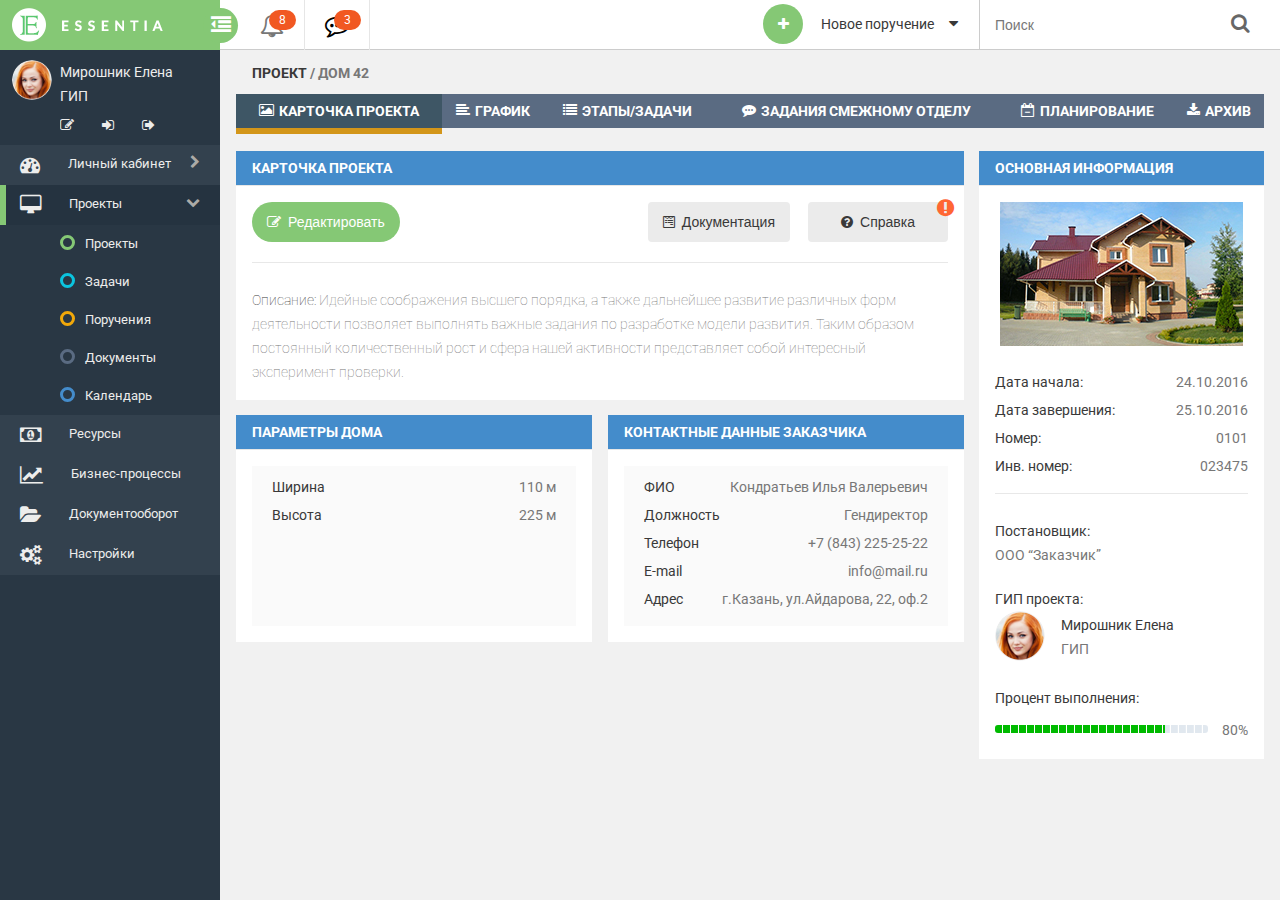
<file: index.html>
<!DOCTYPE html>
<html lang="en">

    <head>

        <!-- Basic page needs
        ============================================ -->
        <title>Tasks page</title>
        <meta charset="utf-8">
        <meta name="author" content="">
        <meta name="keywords" content="">
        <meta name="description" content="">

        <!-- Mobile specific metas
        ============================================ -->
        <meta name="viewport" content="width=1280">


        <!-- Libs CSS
        ============================================ -->


        

        <!-- Favicon
        ============================================ -->
        <!-- <link rel="shortcut icon" type="images/x-icon" href="images/fav_icon.ico"> -->

        <!-- Theme CSS
        ============================================ -->
        <!-- <link rel="stylesheet" href="css/se.css"> -->
        <link rel="stylesheet" href="css/style.css">

        <!-- Media Queries CSS
        ============================================ -->
        <!-- <link rel="stylesheet" href="css/responsive.css"> -->

        <!-- Old IE 
        ============================================ -->

        <!--[if lt IE 8]>
        <div style=' clear: both; text-align:center; position: relative;'>
          <a href="http://windows.microsoft.com/en-US/internet-explorer/products/ie/home?ocid=ie6_countdown_bannercode">
            <img src="http://storage.ie6countdown.com/assets/100/images/banners/warning_bar_0000_us.jpg" border="0" height="42" width="820" alt="You are using an outdated browser. For a faster, safer browsing experience, upgrade for free today." />
          </a>
        </div>
        <![endif]-->
        <!--[if lt IE 9]>
        <script type="text/javascript" src="js/html5.js"></script>
        <link rel="stylesheet" type="text/css" media="screen" href="css/ie.css">
        <![endif]-->


    </head>

    <body>

        <div class="page_wrap">

            <!-- - - - - - - - - - - - - - Header - - - - - - - - - - - - - - - - -->
            
            <header id="header">
                

                <div class="header_box clearfix">                 
                    
                   
                    <ul id="top_menu" class="clearfix">
                        <li><a href="javascript:;"><i class="fa fa-bell-o" aria-hidden="true"></i> <span>8</span></a></li>
                        <li class="current"><a href="javascript:;"><i class="fa fa-commenting-o" aria-hidden="true"></i><span>3</span></a></li>
                    </ul>

                    <form class="search" action="">
                        
                        <input type="text" value="" placeholder="Поиск" />
                        <button><i class="fa fa-search" aria-hidden="true"></i></button>
                        
                    </form>
                    
                    <div class="custom_dropdown_box alignright custom_dropdown_right">
                        
                        <div class="custom_dropdown_btn"><span class="icon_plus"><i class="fa fa-plus"></i></span>Новое поручение<span class="icon_down"><i class="fa fa-caret-down" aria-hidden="true"></i></span></div>
                    
                        <ul class="custom_dropdown">
                            
                            <li>
                                <a href="javascript:;"><img src="images/icon_1.png" alt="" class="custom_dropdown_icon">Создать проект</a>
                            </li>
                        
                            <li>
                                <a href="javascript:;"><img src="images/icon_2.png" alt="" class="custom_dropdown_icon">Создать подраздел проекта</a>
                            </li>
                        
                            <li>
                                <a href="javascript:;"><img src="images/icon_3.png" alt="" class="custom_dropdown_icon">Создать группу задач</a>
                            </li>
                        
                            <li>
                                <a href="javascript:;"><img src="images/icon_4.png" alt="" class="custom_dropdown_icon">Создать задачу</a>
                            </li>
                        
                            <li>
                                <a href="javascript:;"><img src="images/icon_5.png" alt="" class="custom_dropdown_icon">Создать задание смежному отделу</a>
                            </li>
                        
                        </ul>
                    
                    </div>



                </div>

            </header>
             
            <!-- - - - - - - - - - - - - - Left Menu - - - - - - - - - - - - - - - - -->
        
            <div class="left_nav">
                    
                <div class="menu_toggle">

                    <!-- - - - - - - - - - - - - - Logo - - - - - - - - - - - - - - - - -->
            
                    <div class="logo">
                        <a href="index.html" title="Home Page">
                            HomeStyle
                        </a>
                    </div>
                     
                    <!-- - - - - - - - - - - - - - End of Logo - - - - - - - - - - - - - - - - -->

                    <a href="javascript:;" class="btn_menu_toggle">
                        <i class="fa fa-outdent s" aria-hidden="true"></i>
                        <i class="fa fa-indent h" aria-hidden="true"></i>
                    </a>
                    
                </div>

                <div class="user_box">

                    <div class="work_people clearfix">
                        <div class="work_people_ava">
                            <img src="images/ava_work_people_1.png" width="40" height="40" alt="">
                        </div>
                        <div class="work_people_cont">
                            <p>Мирошник Елена</p>
                            <p><span>ГИП</span></p>
                            <ul class="user_settings">
                                <li>
                                    <a href=""><i class="fa fa-pencil-square-o" aria-hidden="true"></i></a>
                                </li>
                                <li>
                                    <a href=""><i class="fa fa-sign-in" aria-hidden="true"></i></a>
                                </li>
                                <li>
                                    <a href=""><i class="fa fa-sign-out" aria-hidden="true"></i></a>
                                </li>
                            </ul>
                        </div>
                    </div>
                    
                </div>

                <ul id="left_menu" class="left_menu">
                    
                    <li>
                        <a href="javascript:;"><i class="fa fa-tachometer" aria-hidden="true"></i><span>Личный кабинет <em class="icon_chevron"><i class="fa fa-chevron-right s" aria-hidden="true"></i><i class="fa fa-chevron-down h" aria-hidden="true"></i></em></span> </a>

                        <ul class="list_circle">
                            <li><a href=""><span style="border-color: #85c875;"></span>Поручения</a></li>
                            <li><a href=""><span style="border-color: #0bc4df;"></span>Задачи</a></li>
                            <li><a href=""><span style="border-color: #f1a80a;"></span>Документы</a></li>
                        </ul>

                    </li>
                    <li class="active">
                        <a href="javascript:;"><i class="fa fa-desktop" aria-hidden="true"></i><span>Проекты <em class="icon_chevron"><i class="fa fa-chevron-right s" aria-hidden="true"></i><i class="fa fa-chevron-down h" aria-hidden="true"></i></em></span></a>

                        <ul class="list_circle" style="display: block;">
                            <li><a href=""><span style="border-color: #85c875;"></span>Проекты</a></li>
                            <li><a href=""><span style="border-color: #0bc4df;"></span>Задачи</a></li>
                            <li><a href=""><span style="border-color: #f1a80a;"></span>Поручения</a></li>
                            <li><a href=""><span style="border-color: #5a6b82;"></span>Документы</a></li>
                            <li><a href=""><span style="border-color: #448ccb;"></span>Календарь</a></li>
                        </ul>
                    </li>
                    <li>
                        <a href="javascript:;"><!-- <i class="fa fa-usd" aria-hidden="true"></i> --><i class="fa fa-money" aria-hidden="true"></i><span>Ресурсы</span></a>
                    </li>
                    <li>
                        <a href="javascript:;"><i class="fa fa-line-chart" aria-hidden="true"></i><!-- <i class="fa fa-area-chart" aria-hidden="true"></i> --><span>Бизнес-процессы</span></a>
                    </li>
                    <li>
                        <a href="javascript:;"><i class="fa fa-folder-open" aria-hidden="true"></i><span>Документооборот</span></a>
                    </li>
                    <li>
                        <a href="javascript:;"><i class="fa fa-cogs" aria-hidden="true"></i><span>Настройки</span></a>
                    </li>
                    
                </ul>
            </div>
    
            <!-- - - - - - - - - - - - - - End of Left Menu - - - - - - - - - - - - - - - - -->
        
            
            <!-- - - - - - - - - - - - - - End of Header - - - - - - - - - - - - - - - - -->
            
            <!-- - - - - - - - - - - - - - Content - - - - - - - - - - - - - - - - -->
            
            <main id="content">

                
                <div class="way">
                    <a href="">проект</a>   <span>/</span>    дом 42
                </div>

                <ul class="navigation clearfix">
                    <li class="current"><a href="javascript:;"><i class="fa fa-picture-o" aria-hidden="true"></i>Карточка проекта</a></li>
                    <li><a href="javascript:;"><i class="fa fa-align-left" aria-hidden="true"></i>График</a></li>
                    <li><a href="javascript:;"><i class="fa fa-list" aria-hidden="true"></i>этапы/задачи</a></li>
                    <li><a href="javascript:;"><i class="fa fa-commenting" aria-hidden="true"></i>Задания смежному отделу</a></li>
                    <li><a href="javascript:;"><i class="fa fa-calendar-minus-o" aria-hidden="true"></i>Планирование</a></li>
                    <li><a href="javascript:;"><i class="fa fa-download" aria-hidden="true"></i>Архив</a></li>
                </ul>

                <div class="clearfix">

                    <div class="work_box_right">
                        <h3>основная информация</h3>
                        
                        <div class="work_box_cont">

                            <div class="img_resp">
                                <img src="images/card_project_img.jpg" height="144" width="243" alt="">
                            </div>


                            <dl>
                                                
                                <dt>Дата начала:</dt>
                                <dd>24.10.2016</dd>
                    
                                <dt>Дата завершения:</dt>
                                <dd>25.10.2016</dd>
                    
                                <dt>Номер:</dt>
                                <dd>0101</dd>
                    
                                <dt>Инв. номер:</dt>
                                <dd>023475</dd>
                    
                    
                            </dl>
                            

                            <div class="line_cont"></div>

                            <div class="work_people">
                                <p>Постановщик: <br>
                                    <span class="gray_color">ООО “Заказчик”</span>
                                </p>
                                <div>ГИП проекта:</div>
    
                                <div class="work_people_ava">
                                    <img src="images/ava_work_people_1.png" alt="">
                                </div>
                                <div class="work_people_cont">
                                    <p>Мирошник Елена</p>
                                    <p><span class="gray_color">ГИП</span></p>
                                </div>
                            </div>

                            <div class="percent_complete_box">
                                <p>Процент выполнения:</p>
                                <div class="proggres_bur" data-val='80'>
                                    <span class="proggres_bur_inner"></span>
                                    <em class="proggres_bur_val"></em>
                                </div>
                            </div>

                        </div>
                    </div>
                    
                    <div class="work_box_left">
                        <h3>карточка проекта</h3>

                        <div class="work_box_cont">

                            <div class="clearfix">

                                <button class="btn btn_green btn_circle"><i class="fa fa-pencil-square-o" aria-hidden="true"></i>Редактировать</button>

                                <div class="alignright">
                                    <button class="btn btn_gray"><i class="fa fa-wpforms" aria-hidden="true"></i>Документация</button>
                                    
                                    <button class="btn btn_gray"><i class="fa fa-question-circle" aria-hidden="true"></i>Справка <span><i class="fa fa-exclamation-circle" aria-hidden="true"></i></span></button>
                                </div>
                                
                                
                            </div>
                            
                            <div class="line_cont"></div>

                            <p class="text_light">Описание:<span class="gray_color"> Идейные соображения высшего порядка, а также дальнейшее развитие различных форм деятельности позволяет выполнять важные задания по разработке модели развития. Таким образом постоянный количественный рост и сфера нашей активности представляет собой интересный эксперимент проверки.</span> </p>

                        </div>

                    </div>


                    <div class="two_cell_wr">

                        <div class="two_cell_in clearfix">
                            <div class="two_cell">
                                <div class="two_cell_box">
                                    <h3>параметры дома</h3>
                                    <div class="work_box_cont">
                                    
                                        <dl class="list_gray_bg" data-mh="group">

                                            <dt>Ширина</dt>
                                            <dd>110 м</dd>
                                
                                            <dt>Высота</dt>
                                            <dd>225 м</dd>
                                                            
                                        </dl>

                                    </div>
                                </div>
                            </div>
                            
                            <div class="two_cell">
                                <div class="two_cell_box">
                                    <h3>контактные данные заказчика</h3>
                                    <div class="work_box_cont">
                                    
                                        <dl class="list_gray_bg" data-mh="group">
                                                
                                            <dt>ФИО</dt>
                                            <dd>Кондратьев Илья Валерьевич</dd>
                                
                                            <dt>Должность</dt>
                                            <dd>Гендиректор</dd>
                                
                                            <dt>Телефон</dt>
                                            <dd>+7 (843) 225-25-22</dd>
                                
                                            <dt>Е-mail</dt>
                                            <dd>info@mail.ru</dd>
                                
                                            <dt>Адрес</dt>
                                            <dd>г.Казань, ул.Айдарова, 22, оф.2</dd>
                                
                                        </dl>

                                    </div>
                                </div>
                            </div>
                        </div>

                    </div>

                </div>
            


            </main>
            
            <!-- - - - - - - - - - - - - - End of Content - - - - - - - - - - - - - - - - -->

        </div>




        <!-- Include Libs & Plugins
        ============================================ -->
        <script type="text/javascript" src="js/jquery-2.1.4.min.js"></script>

        <script type="text/javascript" src="plugins/jquery.matchHeight-min.js"></script>


        <!-- Theme files
        ============================================ -->
        <script src="js/script.core.js"></script>
        <script src="js/script.plugins.js"></script>
        
    </body>
</html>
</file>
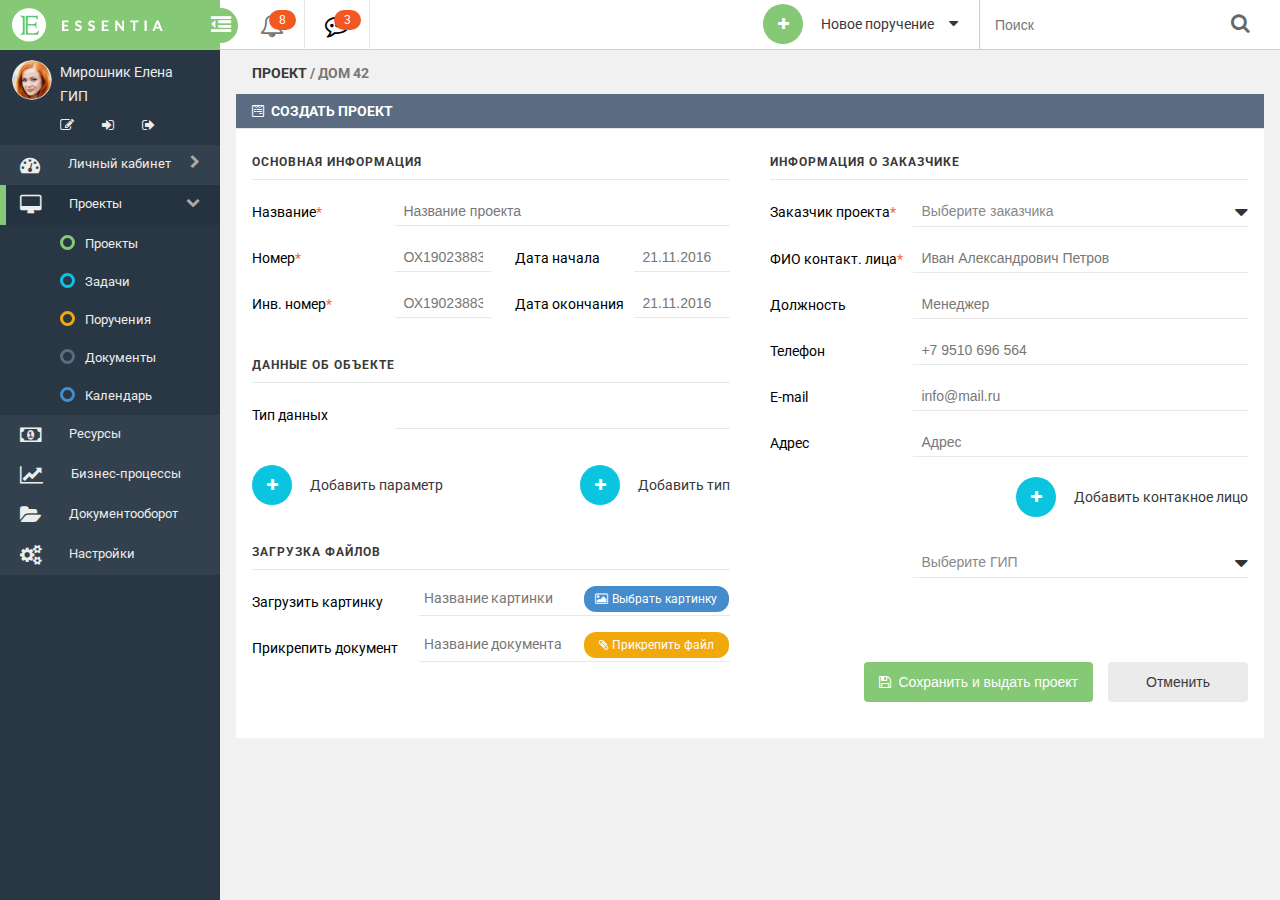
<file: project.html>
<!DOCTYPE html>
<html lang="en">

    <head>

        <!-- Basic page needs
        ============================================ -->
        <title>Tasks page</title>
        <meta charset="utf-8">
        <meta name="author" content="">
        <meta name="keywords" content="">
        <meta name="description" content="">

        <!-- Mobile specific metas
        ============================================ -->
        <meta name="viewport" content="width=1280">


        <!-- Libs CSS
        ============================================ -->
        <link rel="stylesheet" href="plugins/FormStyler/jquery.formstyler.css">

        

        <!-- Favicon
        ============================================ -->
        <!-- <link rel="shortcut icon" type="images/x-icon" href="images/fav_icon.ico"> -->

        <!-- Theme CSS
        ============================================ -->
        <!-- <link rel="stylesheet" href="css/se.css"> -->
        <link rel="stylesheet" href="css/style.css">

        <!-- Media Queries CSS
        ============================================ -->
        <!-- <link rel="stylesheet" href="css/responsive.css"> -->

        <!-- Old IE 
        ============================================ -->

        <!--[if lt IE 8]>
        <div style=' clear: both; text-align:center; position: relative;'>
          <a href="http://windows.microsoft.com/en-US/internet-explorer/products/ie/home?ocid=ie6_countdown_bannercode">
            <img src="http://storage.ie6countdown.com/assets/100/images/banners/warning_bar_0000_us.jpg" border="0" height="42" width="820" alt="You are using an outdated browser. For a faster, safer browsing experience, upgrade for free today." />
          </a>
        </div>
        <![endif]-->
        <!--[if lt IE 9]>
        <script type="text/javascript" src="js/html5.js"></script>
        <link rel="stylesheet" type="text/css" media="screen" href="css/ie.css">
        <![endif]-->


    </head>

    <body>

        <div class="page_wrap">

            <!-- - - - - - - - - - - - - - Header - - - - - - - - - - - - - - - - -->
            
            <header id="header">
                

                <div class="header_box clearfix">                 
                    
                   
                    <ul id="top_menu" class="clearfix">
                        <li><a href="javascript:;"><i class="fa fa-bell-o" aria-hidden="true"></i> <span>8</span></a></li>
                        <li class="current"><a href="javascript:;"><i class="fa fa-commenting-o" aria-hidden="true"></i><span>3</span></a></li>
                    </ul>

                    <form class="search" action="">
                        
                        <input type="text" value="" placeholder="Поиск" />
                        <button><i class="fa fa-search" aria-hidden="true"></i></button>
                        
                    </form>
                    
                    <div class="custom_dropdown_box alignright custom_dropdown_right">
                        
                        <div class="custom_dropdown_btn"><span class="icon_plus"><i class="fa fa-plus"></i></span>Новое поручение<span class="icon_down"><i class="fa fa-caret-down" aria-hidden="true"></i></span></div>
                    
                        <ul class="custom_dropdown">
                            
                            <li>
                                <a href="javascript:;"><img src="images/icon_1.png" alt="" class="custom_dropdown_icon">Создать проект</a>
                            </li>
                        
                            <li>
                                <a href="javascript:;"><img src="images/icon_2.png" alt="" class="custom_dropdown_icon">Создать подраздел проекта</a>
                            </li>
                        
                            <li>
                                <a href="javascript:;"><img src="images/icon_3.png" alt="" class="custom_dropdown_icon">Создать группу задач</a>
                            </li>
                        
                            <li>
                                <a href="javascript:;"><img src="images/icon_4.png" alt="" class="custom_dropdown_icon">Создать задачу</a>
                            </li>
                        
                            <li>
                                <a href="javascript:;"><img src="images/icon_5.png" alt="" class="custom_dropdown_icon">Создать задание смежному отделу</a>
                            </li>
                        
                        </ul>
                    
                    </div>



                </div>

            </header>
             
            <!-- - - - - - - - - - - - - - Left Menu - - - - - - - - - - - - - - - - -->
        
            <div class="left_nav">
                    
                <div class="menu_toggle">

                    <!-- - - - - - - - - - - - - - Logo - - - - - - - - - - - - - - - - -->
            
                    <div class="logo">
                        <a href="index.html" title="Home Page">
                            HomeStyle
                        </a>
                    </div>
                     
                    <!-- - - - - - - - - - - - - - End of Logo - - - - - - - - - - - - - - - - -->

                    <a href="javascript:;" class="btn_menu_toggle">
                        <i class="fa fa-outdent s" aria-hidden="true"></i>
                        <i class="fa fa-indent h" aria-hidden="true"></i>
                    </a>
                    
                </div>

                <div class="user_box">

                    <div class="work_people clearfix">
                        <div class="work_people_ava">
                            <img src="images/ava_work_people_1.png" width="40" height="40" alt="">
                        </div>
                        <div class="work_people_cont">
                            <p>Мирошник Елена</p>
                            <p><span>ГИП</span></p>
                            <ul class="user_settings">
                                <li>
                                    <a href=""><i class="fa fa-pencil-square-o" aria-hidden="true"></i></a>
                                </li>
                                <li>
                                    <a href=""><i class="fa fa-sign-in" aria-hidden="true"></i></a>
                                </li>
                                <li>
                                    <a href=""><i class="fa fa-sign-out" aria-hidden="true"></i></a>
                                </li>
                            </ul>
                        </div>
                    </div>
                    
                </div>

                <ul id="left_menu" class="left_menu">
                    
                    <li>
                        <a href="javascript:;"><i class="fa fa-tachometer" aria-hidden="true"></i><span>Личный кабинет <em class="icon_chevron"><i class="fa fa-chevron-right s" aria-hidden="true"></i><i class="fa fa-chevron-down h" aria-hidden="true"></i></em></span> </a>

                        <ul class="list_circle">
                            <li><a href=""><span style="border-color: #85c875;"></span>Поручения</a></li>
                            <li><a href=""><span style="border-color: #0bc4df;"></span>Задачи</a></li>
                            <li><a href=""><span style="border-color: #f1a80a;"></span>Документы</a></li>
                        </ul>

                    </li>
                    <li class="active">
                        <a href="javascript:;"><i class="fa fa-desktop" aria-hidden="true"></i><span>Проекты <em class="icon_chevron"><i class="fa fa-chevron-right s" aria-hidden="true"></i><i class="fa fa-chevron-down h" aria-hidden="true"></i></em></span></a>

                        <ul class="list_circle" style="display: block;">
                            <li><a href=""><span style="border-color: #85c875;"></span>Проекты</a></li>
                            <li><a href=""><span style="border-color: #0bc4df;"></span>Задачи</a></li>
                            <li><a href=""><span style="border-color: #f1a80a;"></span>Поручения</a></li>
                            <li><a href=""><span style="border-color: #5a6b82;"></span>Документы</a></li>
                            <li><a href=""><span style="border-color: #448ccb;"></span>Календарь</a></li>
                        </ul>
                    </li>
                    <li>
                        <a href="javascript:;"><!-- <i class="fa fa-usd" aria-hidden="true"></i> --><i class="fa fa-money" aria-hidden="true"></i><span>Ресурсы</span></a>
                    </li>
                    <li>
                        <a href="javascript:;"><i class="fa fa-line-chart" aria-hidden="true"></i><!-- <i class="fa fa-area-chart" aria-hidden="true"></i> --><span>Бизнес-процессы</span></a>
                    </li>
                    <li>
                        <a href="javascript:;"><i class="fa fa-folder-open" aria-hidden="true"></i><span>Документооборот</span></a>
                    </li>
                    <li>
                        <a href="javascript:;"><i class="fa fa-cogs" aria-hidden="true"></i><span>Настройки</span></a>
                    </li>
                    
                </ul>
            </div>
    
            <!-- - - - - - - - - - - - - - End of Left Menu - - - - - - - - - - - - - - - - -->
        
            
            <!-- - - - - - - - - - - - - - End of Header - - - - - - - - - - - - - - - - -->
            
            <!-- - - - - - - - - - - - - - Content - - - - - - - - - - - - - - - - -->
            
            <main id="content">

                
                <div class="way">
                    <a href="">проект</a>   <span>/</span>    дом 42
                </div>


                    
                <div class="work_box">
                    <h3 class="dark_bg"><i class="fa fa-wpforms" aria-hidden="true"></i>создать проект</h3>

                    <div class="work_box_cont">

                        <div class="two_cell_lg_wr">

                            <div class="two_cell_lg_in clearfix">
                                <div class="two_cell_lg">


                                    <!-- - - - - - - - - - - - - - Form Block 1 - - - - - - - - - - - - - - - - -->
                            
                                    <div class="form_block">
                            
                                        <fieldset>
                                        
                                            <legend>Основная информация</legend>

                                            <div class="form_row">
                                                
                                                <div class="label_col_1">
                                                    <label>Название<i>*</i></label>
                                                </div>

                                                <div class="input_box1">
                                                    <input type="text" placeholder="Название проекта">
                                                </div>

                                            </div>
                                        
                                            <div class="form_row">
                                                
                                                <div class="label_col_1">
                                                    <label>Номер<i>*</i></label>
                                                </div>

                                                <div class="input_box2">
                                                    <input type="text" placeholder="ОХ19023883">
                                                </div>

                                                <div class="label_col_1">
                                                    <label>Дата начала</label>
                                                </div>

                                                <div class="input_box2">
                                                    <input type="text" placeholder="21.11.2016">
                                                </div>


                                            </div>
                                        
                                            <div class="form_row">

                                                <div class="label_col_1">
                                                    <label>Инв. номер<i>*</i></label>
                                                </div>

                                                <div class="input_box2">
                                                    <input type="text" placeholder="ОХ19023883">
                                                </div>

                                                <div class="label_col_1">
                                                    <label>Дата окончания</label>
                                                </div>

                                                <div class="input_box2">
                                                    <input type="text" placeholder="21.11.2016">
                                                </div>

                                            </div>
                                        
                                        </fieldset>
                            
                                        <fieldset>
                                        
                                            <legend>Данные об объекте</legend>

                                            <div class="form_row">
                                                
                                                <div class="label_col_1">
                                                    <label>Тип данных</label>
                                                </div>

                                                <div class="input_box1">
                                                    <input type="text">
                                                </div>

                                            </div>
                                            
                                            <!-- - - - - - - - - - - - - - Form Template - - - - - - - - - - - - - - - - -->

                                            <div class="form_template" data-template='2'>
                                                                                                
                                            
                                            </div>

                                            <!-- - - - - - - - - - - - - - End of Form Template - - - - - - - - - - - - - - - - -->
                                            
                                            <div class="form_row button_row">

                                                <div class="btn_plus add_form_btn alignleft"><span class="icon_plus"><i class="fa fa-plus"></i></span>Добавить параметр</div>

                                                <div class="btn_plus add_form_btn alignright"><span class="icon_plus"><i class="fa fa-plus"></i></span>Добавить тип</div>
                                            
                                            </div>


                                   
                                        </fieldset>

                                        <!-- <fieldset>
                                        
                                            <div class="form_template" data-template='4'></div>


                                            <div class="form_row button_row">

                                                <div class="btn_plus add_form_btn alignright"><span class="icon_plus"><i class="fa fa-plus"></i></span>Добавить тип</div>
                                            
                                            </div>

                                   
                                        </fieldset> -->

                                        <fieldset>
                                        

                                            
                                            <!-- - - - - - - - - - - - - - Form Template - - - - - - - - - - - - - - - - -->

                                            <legend>Загрузка файлов</legend>

                                            <!-- - - - - - - - - - - - - - End of Form Template - - - - - - - - - - - - - - - - -->
                                            

                                            <div class="form_row">

                                                <div class="label_col_2">
                                                    <label>Загрузить картинку</label>
                                                </div>

                                                <div class="input_box3">
                                                    <input type="file" class="file_img" />
                                                </div>

                                            </div>

                                            <div class="form_row">

                                                <div class="label_col_2">
                                                    <label>Прикрепить документ</label>
                                                </div>

                                                <div class="input_box3">
                                                    <input type="file" class="file_doc"/>
                                                </div>

                                            </div>

                                   
                                        </fieldset>
                            
                                    </div>


                                    <!-- - - - - - - - - - - - - - End of Form Block 1 - - - - - - - - - - - - - - - - -->
                                </div>
                                
                                <div class="two_cell_lg">
                                    <fieldset>

                                        <div class="form_block">
                                        
                                            <legend>Информация о заказчике</legend>

                                            <div class="form_row">
                                                
                                                <div class="label_col_1">
                                                    <label>Заказчик проекта<i>*</i></label>
                                                </div>

                                                <div class="input_box1">
                                                    <select data-placeholder='Выберите заказчика'>
                                                        <option value=""></option>
                                                        <option value="Заказчик 1">Заказчик 1</option>
                                                        <option value="Заказчик 2">Заказчик 2</option>
                                                        <option value="Заказчик 3">Заказчик 3</option>
                                                        <option value="Заказчик 4">Заказчик 4</option>
                                                    </select>
                                                </div>

                                            </div>

                                            <!-- - - - - - - - - - - - - - Form Template - - - - - - - - - - - - - - - - -->
                                        
                                            <div class="form_template" data-template='1'>
                                                
                                                <div class="form_row">
                                                    
                                                    <div class="label_col_1">
                                                        <label>ФИО контакт. лица<i>*</i></label>
                                                    </div>
                                                
                                                    <div class="input_box1">
                                                        <input type="text" placeholder="Иван Александрович Петров">
                                                    </div>
                                                
                                                </div>
                                                                                
                                                <div class="form_row">
                                                    
                                                    <div class="label_col_1">
                                                        <label>Должность</label>
                                                    </div>
                                                
                                                    <div class="input_box1">
                                                        <input type="text" placeholder="Менеджер">
                                                    </div>
                                                
                                                </div>
                                                                                
                                                <div class="form_row">
                                                    
                                                    <div class="label_col_1">
                                                        <label>Телефон</label>
                                                    </div>
                                                
                                                    <div class="input_box1">
                                                        <input type="tel" placeholder="+7 9510 696 564">
                                                    </div>
                                                
                                                </div>
                                                                                
                                                <div class="form_row">
                                                    
                                                    <div class="label_col_1">
                                                        <label>E-mail</label>
                                                    </div>
                                                
                                                    <div class="input_box1">
                                                        <input type="email" placeholder="info@mail.ru">
                                                    </div>
                                                
                                                </div>
                                                                                
                                                <div class="form_row">
                                                    
                                                    <div class="label_col_1">
                                                        <label>Адрес</label>
                                                    </div>
                                                
                                                    <div class="input_box1">
                                                        <input type="text" placeholder="Адрес">
                                                    </div>
                                                
                                                </div>


                                            </div>
                                            
                                            <!-- - - - - - - - - - - - - - End of Form Template - - - - - - - - - - - - - - - - -->

                                            <div class="form_row button_row">

                                                <div class="btn_plus add_form_btn alignright"><span class="icon_plus"><i class="fa fa-plus"></i></span>Добавить контакное лицо</div>
                                            
                                            </div>
 
                                        </div>

                                    </fieldset>

                                    <fieldset>

                                        <div class="form_block">
                                        
                                            <div class="form_row">
                                                
                                                <div class="label_col_1">
                                                </div>

                                                <div class="input_box1">
                                                    <select data-placeholder='Выберите ГИП'>
                                                        <option value=""></option>
                                                        <option value="ГИП 1">ГИП 1</option>
                                                        <option value="ГИП 2">ГИП 2</option>
                                                        <option value="ГИП 3">ГИП 3</option>
                                                        <option value="ГИП 4">ГИП 4</option>
                                                    </select>
                                                </div>

                                            </div>

 
                                        </div>
                                        
                                    </fieldset>

                                </div>

                                
                            </div>

                            <div class="alignright">
                                <button class="btn btn_green"><i class="fa fa-floppy-o" aria-hidden="true"></i>Сохранить и выдать проект</button>

                                <div class="alignright">
                                    <button class="btn btn_gray">Отменить</button>
                                </div>

                            </div>

                        </div>
                        
                    

                    </div>

                </div>


            


            </main>
            
            <!-- - - - - - - - - - - - - - End of Content - - - - - - - - - - - - - - - - -->

        </div>




        <!-- Include Libs & Plugins
        ============================================ -->
        <script type="text/javascript" src="js/jquery-2.1.4.min.js"></script>

        <script type="text/javascript" src="plugins/jquery.matchHeight-min.js"></script>
        <script type="text/javascript" src="plugins/FormStyler/jquery.formstyler.min.js"></script>


        <!-- Theme files
        ============================================ -->
        <script src="js/script.core.js"></script>
        <script src="js/script.plugins.js"></script>
        
    </body>
</html>
</file>
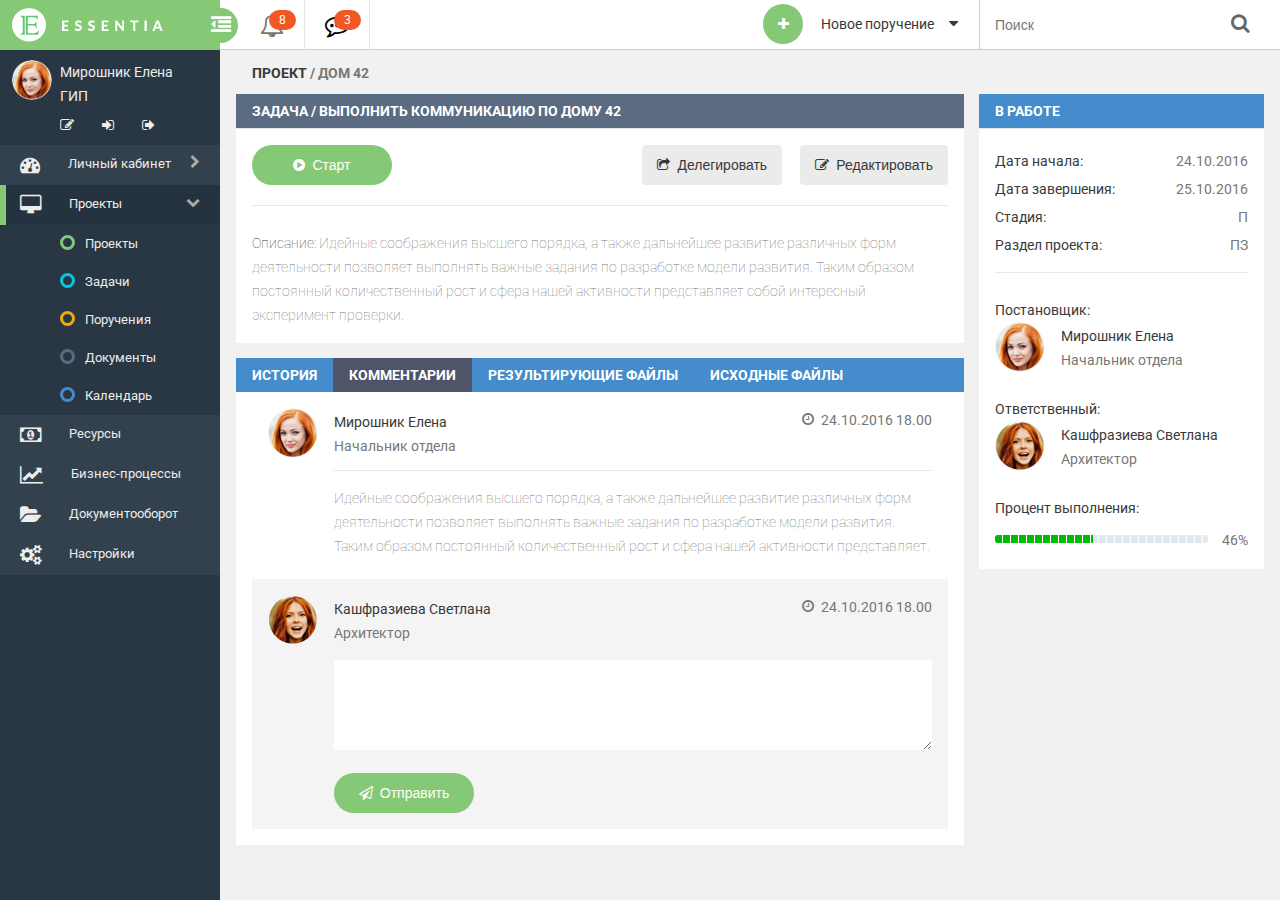
<file: tasks.html>
<!DOCTYPE html>
<html lang="en">

    <head>

        <!-- Basic page needs
        ============================================ -->
        <title>Tasks page</title>
        <meta charset="utf-8">
        <meta name="author" content="">
        <meta name="keywords" content="">
        <meta name="description" content="">

        <!-- Mobile specific metas
        ============================================ -->
        <meta name="viewport" content="width=1280">


        <!-- Libs CSS
        ============================================ -->


        

        <!-- Favicon
        ============================================ -->
        <!-- <link rel="shortcut icon" type="images/x-icon" href="images/fav_icon.ico"> -->

        <!-- Theme CSS
        ============================================ -->
        <!-- <link rel="stylesheet" href="css/se.css"> -->
        <link rel="stylesheet" href="css/style.css">

        <!-- Media Queries CSS
        ============================================ -->
        <!-- <link rel="stylesheet" href="css/responsive.css"> -->

        <!-- Old IE 
        ============================================ -->

        <!--[if lt IE 8]>
        <div style=' clear: both; text-align:center; position: relative;'>
          <a href="http://windows.microsoft.com/en-US/internet-explorer/products/ie/home?ocid=ie6_countdown_bannercode">
            <img src="http://storage.ie6countdown.com/assets/100/images/banners/warning_bar_0000_us.jpg" border="0" height="42" width="820" alt="You are using an outdated browser. For a faster, safer browsing experience, upgrade for free today." />
          </a>
        </div>
        <![endif]-->
        <!--[if lt IE 9]>
        <script type="text/javascript" src="js/html5.js"></script>
        <link rel="stylesheet" type="text/css" media="screen" href="css/ie.css">
        <![endif]-->


    </head>

    <body>

        <div class="page_wrap">

            <!-- - - - - - - - - - - - - - Header - - - - - - - - - - - - - - - - -->
            
            <header id="header">
                

                <div class="header_box clearfix">                 
                    
                   
                    <ul id="top_menu" class="clearfix">
                        <li><a href="javascript:;"><i class="fa fa-bell-o" aria-hidden="true"></i> <span>8</span></a></li>
                        <li class="current"><a href="javascript:;"><i class="fa fa-commenting-o" aria-hidden="true"></i><span>3</span></a></li>
                    </ul>

                    <form class="search" action="">
                        
                        <input type="text" value="" placeholder="Поиск" />
                        <button><i class="fa fa-search" aria-hidden="true"></i></button>
                        
                    </form>
                    
                    <div class="custom_dropdown_box alignright custom_dropdown_right">
                        
                        <div class="custom_dropdown_btn"><span class="icon_plus"><i class="fa fa-plus"></i></span>Новое поручение<span class="icon_down"><i class="fa fa-caret-down" aria-hidden="true"></i></span></div>
                    
                        <ul class="custom_dropdown">
                            
                            <li>
                                <a href="javascript:;"><img src="images/icon_1.png" alt="" class="custom_dropdown_icon">Создать проект</a>
                            </li>
                        
                            <li>
                                <a href="javascript:;"><img src="images/icon_2.png" alt="" class="custom_dropdown_icon">Создать подраздел проекта</a>
                            </li>
                        
                            <li>
                                <a href="javascript:;"><img src="images/icon_3.png" alt="" class="custom_dropdown_icon">Создать группу задач</a>
                            </li>
                        
                            <li>
                                <a href="javascript:;"><img src="images/icon_4.png" alt="" class="custom_dropdown_icon">Создать задачу</a>
                            </li>
                        
                            <li>
                                <a href="javascript:;"><img src="images/icon_5.png" alt="" class="custom_dropdown_icon">Создать задание смежному отделу</a>
                            </li>
                        
                        </ul>
                    
                    </div>



                </div>

            </header>
             
            <!-- - - - - - - - - - - - - - Left Menu - - - - - - - - - - - - - - - - -->
        
            <div class="left_nav">
                    
                <div class="menu_toggle">

                    <!-- - - - - - - - - - - - - - Logo - - - - - - - - - - - - - - - - -->
            
                    <div class="logo">
                        <a href="index.html" title="Home Page">
                            HomeStyle
                        </a>
                    </div>
                     
                    <!-- - - - - - - - - - - - - - End of Logo - - - - - - - - - - - - - - - - -->

                    <a href="javascript:;" class="btn_menu_toggle">
                        <i class="fa fa-outdent s" aria-hidden="true"></i>
                        <i class="fa fa-indent h" aria-hidden="true"></i>
                    </a>
                    
                </div>

                <div class="user_box">

                    <div class="work_people clearfix">
                        <div class="work_people_ava">
                            <img src="images/ava_work_people_1.png" width="40" height="40" alt="">
                        </div>
                        <div class="work_people_cont">
                            <p>Мирошник Елена</p>
                            <p><span>ГИП</span></p>
                            <ul class="user_settings">
                                <li>
                                    <a href=""><i class="fa fa-pencil-square-o" aria-hidden="true"></i></a>
                                </li>
                                <li>
                                    <a href=""><i class="fa fa-sign-in" aria-hidden="true"></i></a>
                                </li>
                                <li>
                                    <a href=""><i class="fa fa-sign-out" aria-hidden="true"></i></a>
                                </li>
                            </ul>
                        </div>
                    </div>
                    
                </div>

                <ul id="left_menu" class="left_menu">
                    
                    <li>
                        <a href="javascript:;"><i class="fa fa-tachometer" aria-hidden="true"></i><span>Личный кабинет <em class="icon_chevron"><i class="fa fa-chevron-right s" aria-hidden="true"></i><i class="fa fa-chevron-down h" aria-hidden="true"></i></em></span> </a>

                        <ul class="list_circle">
                            <li><a href=""><span style="border-color: #85c875;"></span>Поручения</a></li>
                            <li><a href=""><span style="border-color: #0bc4df;"></span>Задачи</a></li>
                            <li><a href=""><span style="border-color: #f1a80a;"></span>Документы</a></li>
                        </ul>

                    </li>
                    <li class="active">
                        <a href="javascript:;"><i class="fa fa-desktop" aria-hidden="true"></i><span>Проекты <em class="icon_chevron"><i class="fa fa-chevron-right s" aria-hidden="true"></i><i class="fa fa-chevron-down h" aria-hidden="true"></i></em></span></a>

                        <ul class="list_circle" style="display: block;">
                            <li><a href=""><span style="border-color: #85c875;"></span>Проекты</a></li>
                            <li><a href=""><span style="border-color: #0bc4df;"></span>Задачи</a></li>
                            <li><a href=""><span style="border-color: #f1a80a;"></span>Поручения</a></li>
                            <li><a href=""><span style="border-color: #5a6b82;"></span>Документы</a></li>
                            <li><a href=""><span style="border-color: #448ccb;"></span>Календарь</a></li>
                        </ul>
                    </li>
                    <li>
                        <a href="javascript:;"><!-- <i class="fa fa-usd" aria-hidden="true"></i> --><i class="fa fa-money" aria-hidden="true"></i><span>Ресурсы</span></a>
                    </li>
                    <li>
                        <a href="javascript:;"><i class="fa fa-line-chart" aria-hidden="true"></i><!-- <i class="fa fa-area-chart" aria-hidden="true"></i> --><span>Бизнес-процессы</span></a>
                    </li>
                    <li>
                        <a href="javascript:;"><i class="fa fa-folder-open" aria-hidden="true"></i><span>Документооборот</span></a>
                    </li>
                    <li>
                        <a href="javascript:;"><i class="fa fa-cogs" aria-hidden="true"></i><span>Настройки</span></a>
                    </li>
                    
                </ul>
            </div>
    
            <!-- - - - - - - - - - - - - - End of Left Menu - - - - - - - - - - - - - - - - -->
        
            
            <!-- - - - - - - - - - - - - - End of Header - - - - - - - - - - - - - - - - -->
            
            <!-- - - - - - - - - - - - - - Content - - - - - - - - - - - - - - - - -->
            
            <main id="content">

                
                <div class="way">
                    <a href="">проект</a>   <span>/</span>    дом 42
                </div>


                <div class="clearfix">

                    <div class="work_box_right">
                        <h3>в работе</h3>
                        
                        <div class="work_box_cont">

                            <dl>
                                                
                                <dt>Дата начала:</dt>
                                <dd>24.10.2016</dd>
                    
                                <dt>Дата завершения:</dt>
                                <dd>25.10.2016</dd>
                    
                                <dt>Стадия:</dt>
                                <dd>П</dd>
                    
                                <dt>Раздел проекта:</dt>
                                <dd>ПЗ</dd>
                    
                            </dl>
                            

                            <div class="line_cont"></div>

                            <div class="work_people">
                                <div>Постановщик:</div>
    
                                <div class="work_people_ava">
                                    <img src="images/ava_work_people_1.png" alt="">
                                </div>
                                <div class="work_people_cont">
                                    <p>Мирошник Елена</p>
                                    <p><span class="gray_color">Начальник отдела</span></p>
                                </div>
                            </div>
                            <div class="work_people">
                                <div>Ответственный:</div>
    
                                <div class="work_people_ava">
                                    <img src="images/ava_work_people_2.png" alt="">
                                </div>
                                <div class="work_people_cont">
                                    <p>Кашфразиева Светлана</p>
                                    <p><span class="gray_color">Архитектор</span></p>
                                </div>
                            </div>

                            <div class="percent_complete_box">
                                <p>Процент выполнения:</p>
                                <div class="proggres_bur" data-val='46'>
                                    <span class="proggres_bur_inner"></span>
                                    <em class="proggres_bur_val"></em>
                                </div>
                            </div>

                        </div>
                    </div>
                    
                    <div class="work_box_left">
                        <h3 class="dark_bg">ЗАДАЧА / выполнить коммуникацию по дому 42</h3>

                        <div class="work_box_cont">

                            <div class="clearfix">

                                <button class="btn btn_green btn_circle"><i class="fa fa-play-circle" aria-hidden="true"></i>Старт</button>

                                <div class="alignright">
                                    <button class="btn btn_gray"><i class="fa fa-share-square-o" aria-hidden="true"></i>Делегировать</button>
                                    
                                    <button class="btn btn_gray"><i class="fa fa-pencil-square-o" aria-hidden="true"></i>Редактировать</button>
                                </div>
                                
                                
                            </div>
                            
                            <div class="line_cont"></div>

                            <p class="text_light">Описание:<span class="gray_color"> Идейные соображения высшего порядка, а также дальнейшее развитие различных форм деятельности позволяет выполнять важные задания по разработке модели развития. Таким образом постоянный количественный рост и сфера нашей активности представляет собой интересный эксперимент проверки.</span> </p>

                        </div>

                    </div>

                    <div class="work_box_left">
                        <ul class="tab_nav clearfix">
                            <li><a href="">история</a></li>
                            <li class="active"><span>комментарии</span></li>
                            <li><a href="">результирующие файлы</a></li>
                            <li><a href="">исходные файлы</a></li>
                        </ul>

                        <div class="work_box_cont">

                            <div class="work_people work_people_offset">
    
                                <div class="work_people_ava">
                                    <img src="images/ava_work_people_1.png" alt="">
                                </div>
                                <div class="work_people_cont">
                                    <div class="work_people_date"><i class="fa fa-clock-o" aria-hidden="true"></i>24.10.2016  18.00</div>
                                    <p>Мирошник Елена</p>
                                    <p><span class="gray_color">Начальник отдела</span></p>

                                    <div class="line_cont"></div>

                                    <p class="text_light gray_color">Идейные соображения высшего порядка, а также дальнейшее развитие различных форм деятельности позволяет выполнять важные задания по разработке модели развития. Таким образом постоянный количественный рост и сфера нашей активности представляет.</p>

                                </div>
                            </div>

                            <div class="work_people work_people_offset grey_bg">

                                <div class="work_people_ava">
                                    <img src="images/ava_work_people_2.png" alt="">
                                </div>
                                <div class="work_people_cont">
                                    <div class="work_people_date"><i class="fa fa-clock-o" aria-hidden="true"></i>24.10.2016  18.00</div>
                                    <p>Кашфразиева Светлана</p>
                                    <p><span class="gray_color">Архитектор</span></p>
                                    <form class="work_people_form">
                                        <textarea></textarea>
                                        <button class="btn btn_green btn_circle"><i class="fa fa-paper-plane-o" aria-hidden="true"></i>Отправить</button>
                                    </form>
                                </div>

                            </div>
                            
                            

                        </div>

                    </div>

                </div>
            


            </main>
            
            <!-- - - - - - - - - - - - - - End of Content - - - - - - - - - - - - - - - - -->

        </div>




        <!-- Include Libs & Plugins
        ============================================ -->
        <script type="text/javascript" src="js/jquery-2.1.4.min.js"></script>

        <script type="text/javascript" src="plugins/jquery.matchHeight-min.js"></script>


        <!-- Theme files
        ============================================ -->
        <script src="js/script.core.js"></script>
        <script src="js/script.plugins.js"></script>
        
    </body>
</html>
</file>
<file: css/style.css>
/* 
-----------------------------------------------------
  Stylesheet Guide
-----------------------------------------------------
  
  1. Default stylesheets

    1.1. Color Schemes
  
  2. General classes
  
  3. Main

    3.1 Offsets

  4. Basic Elements

    4.1. Typography
    4.2. Lists
    4.3. Buttons
    4.4. Forms
    4.5. Tables
    4.6. Tooltips
    4.7. Dividers

  5. Widgets and Shortcodes

  6. Header

    6.1. Logo
    6.2. Main Navigation

  7. Footer

*/
@import "reset.css";
@import "../fonts/font-awesome-4.6.3/css/font-awesome.min.css";
@import "../fonts/themify-icons/themify-icons.css";

@import 'https://fonts.googleapis.com/css?family=Roboto:100,100i,300,300i,400,400i,500,500i,700,700i&subset=cyrillic';

/* ------------------------------------------------

    1. Default stylesheets

------------------------------------------------ */
  
  body,html{
    height: 100%;
  }

  body{
    font-family: 'Roboto', sans-serif;
    color:#393939;
    font-size:14px;
    line-height:24px;
    background:#f1f1f1;
    min-width: 1280px;
  }

  *{
    -webkit-box-sizing: border-box;
    -moz-box-sizing: border-box;
    box-sizing: border-box;
  }

  ::selection{
    color: #fff;
    background-color: #22cfef;
  }

  ::-moz-selection{
    color: #fff;
    background-color: #22cfef;
  }

  ::-webkit-scrollbar{
    background: #cdcdcd;  
    width: 10px;
  }

  ::-webkit-scrollbar-thumb{background: #333131;}


  ::-webkit-input-placeholder{
    color:#777777;
    -webkit-transition: text-indent .5s ease, color .5s ease;
            transition: text-indent .5s ease, color .5s ease;
  }

  input::-moz-placeholder{
    color:#777777;
    opacity:1;
  }

  textarea::-moz-placeholder{
    color: #777777;
    opacity: 1;
  }

  ::ms-input-placeholder{
    color:#777777;
  }

  [placeholder]:focus::-webkit-input-placeholder{
    text-indent:10em;
    color:transparent;
  }


  /* --------------------------------------------
        1.1. Color Schemes
  -------------------------------------------- */

      .white_bg{
        background-color: #fff;
      }

      .grey_bg{
        background-color: #f4f4f4;
      }

      .red_bg{
        background-color: #D15656;
      }

      .green_bg{
        background-color: #3EB56E;
      }
      
      .orenge_bg{
        background-color: #EDA44C;
      }
      .dark_bg {
        background-color: #5a6b82;
      }

      .green_color{
        color: #3EB56E;
      }

      .orenge_color{
        color: #EDA44C;
      }

      .red_color{
        color: #D15656;
      }

      .gray_color {
        color: #777777;
      }

/* ------------------------------------------------

    2. General Classes

------------------------------------------------ */

   .align_left{
    text-align: left;
   }

   .align_right{
    text-align: right;
   }

   .align_center{
    text-align: center;
   }

   .align_justify{
    text-align: justify;
    font-size: 0;
    line-height: 0;
   }

   .align_justify:after{
    content: '';
    display: inline-block;
    width: 100%;
   }

   .alignleft{
    float: left;
   }

   .alignright{
    float: right;
   }

   .wrapper{overflow: hidden;}

   .hide{ display: none;}

   .show{ display: block;}

   .d_ib{display: inline-block;}

   .transparent{ opacity:0; }

   .invisible{ 
    opacity: 0;
    visibility: hidden;
   }

   .visible{ 
    opacity:1; 
    visibility: visible;
   }

   .p_abs{position: absolute;}

   .p_rel{position: relative;}

   .p_fix{position: fixed;}

   .clear {clear:both;width:100%;line-height:0;font-size:0;}

   .clearfix:after {
    content: "";
    display: block;
    height: 0;
    clear: both;
    visibility: hidden;
   }

   .reg {text-transform:uppercase}

   .italic{
    font-style: italic;
   }

   .img_resp {
    text-align: center;
    margin: 0 auto;
    }
    .img_resp img {
    max-width: 100%;
    height: auto;
    margin-bottom: 20px;
    }

    .h {
      display: none;
    }
    .active .s {
      display: none;
    }
    .active .h {
      display: block;
    }

/* ------------------------------------------------

    3. Main

------------------------------------------------ */

  .page_wrap{
    height: 100%;
    position: relative;
  }

   #content {
    position: absolute;
    overflow: auto;
    top: 50px;
    bottom: 0;
    left: 220px;
    right: 0;
    padding: 16px;
   }


  /* --------------------------------------------
        3.1. Offsets
  -------------------------------------------- */
    
      .section_offset{
         padding: 55px 0;
      }

      .section_offset1{
         padding: 0 0 40px;
      }

/* ------------------------------------------------

    4. Basic Elements

------------------------------------------------ */
  
  /* --------------------------------------------
        4.1. Typography
  -------------------------------------------- */
  
    h1,h2,h3,h4,h5,h6{
      font-weight:normal;
      line-height: 1.23em;
      color: #000;
      margin: 0;
    }

    h1{
      font-size: 18px;
      margin-bottom: 18px;
    }

    h2{font-size: 30px;}
    
    h3{
      padding: 10px 16px;
      background-color: #448ccb;
      border-bottom: 1px solid #e7e7e7;
      text-transform: uppercase;
      font-size: 14px;
      line-height: 14px;
      font-weight: 700;
      color: #ffffff;
    }
    h3 .fa {
      margin-right: 7px;
      line-height: 14px;
    }

    h4{
      font-weight: 700;
      font-size: 14px;
      line-height: 20px;
      margin-bottom: 10px;
    }

    h5{font-size: 16px;}
    
    h6{font-size: 14px;}

    .title1{
      font-size: 18px;
      line-height: 20px;
      font-weight: 400;
      background-color: #f9f9f9;
      padding: 15px;
      border-bottom: 1px solid #e6e6e6;
    }

    p:not(:last-child){margin-bottom: 20px;}

    a{
      color: #69a6ac;
      text-decoration: none;
      -webkit-transition: all 0.5s;
      -o-transition: all 0.5s;
      transition: all 0.5s;
    }
    a:hover{
      color: #333;
      text-decoration: none;
      -webkit-transition: all 0.3s;
      -o-transition: all 0.3s;
      transition: all 0.3s;
    }
    a:focus,
    a:visited{
      text-decoration: none;
    }

    .link1{
      color: #2C68A3;
      text-decoration: underline;
    }

    .link1:hover{
      color: #2C68A3;
      text-decoration: none;
    }

    .text_light {
      font-weight: 100;
    }

    .img_box img{
      width: 100%;
    }

    .img_box:not(:last-child){
      margin-bottom: 10px;
    }



  /* --------------------------------------------
        4.2. Lists
  -------------------------------------------- */
    
    dl:not(:last-child){
      margin-bottom: 15px;
    }

    dt{
      float: left;
      margin-right: 10px;
      padding-top: 4px;
    }

    dd{
      padding-top: 4px;
      overflow: hidden;
      text-align: right;
      color: #777777;
    }


  /* --------------------------------------------
        4.3. Buttons
  -------------------------------------------- */
    
    button{
      -webkit-transition: all 0.5s;
      -o-transition: all 0.5s;
      transition: all 0.5s;
    }
    
    button:hover{
      -webkit-transition: all 0.3s;
      -o-transition: all 0.3s;
      transition: all 0.3s;
    }

    .btn{
      display: inline-block;
      position: relative;
      outline: none;
      border: none;
      font-size: 14px;
      line-height: 20px;
      padding: 10px 15px;
      color: #393939;
      border-radius: 4px;
      cursor: pointer;
      text-align: center;
      outline: none;
      text-decoration: none;
      min-width: 140px;
      background-color: #ebebeb;
      margin-bottom: 20px;
      -webkit-transition: all 0.5s;
        -o-transition: all 0.5s;
        transition: all 0.5s;
    }
    .btn:hover{
      background-color: #bfbfbf;
    }
    .btn:not(:last-child) {
      margin-right: 15px;
    }

    .btn .fa {
      margin-right: 7px;
      margin-top: 3px;
    }

    .btn_circle {
      border-radius: 20px;
    }

    .btn.full_width{
      width: 100%;
    }

    .btn span {
      position: absolute;
      top: -4px;
      right: -6px;
      font-size: 20px;
      color: #ff6633;
    }
    
    .btn span .fa {
      margin: 0;
    }
    
    .btn_gray {
      background-color: #ebebeb;
    }
    .btn_gray:hover {
      background-color: #bfbfbf;
    }

    .btn_green {
      background-color: #85c875;
      color: #ffffff;
    }
    .btn_green:hover {
      color: #ffffff;
      background-color: #5f8d53;
    }

    .btn_blue{
      color: #ffffff;
      background-color: #16B6C6;
    }

    .btn_blue:hover{
      color: #ffffff;
      background-color: #72d3dc;
    }

    

    .label{
      cursor: default;
    }

    .btn_plus {
      position: relative;
      display: inline-block;
      font-size: 14px;
      line-height: 40px;
      cursor: pointer;
      -webkit-transition: all 0.5s;
      -o-transition: all 0.5s;
      transition: all 0.5s;
    }


    .btn_plus .icon_plus {
      display: inline-block;
      width: 40px;
      height: 40px;
      background-color: #0bc4df;
      border-radius: 100%;
      margin-right: 18px;
      color: #ffffff;
      text-align: center;
      -webkit-transition: all 0.5s;
      -o-transition: all 0.5s;
      transition: all 0.5s;
    }
    .btn_plus:hover .icon_plus {
      background-color: #448ccb;
    }
    .btn_plus .icon_plus .fa {
      font-size: 14px;
      line-height: 40px;
    }

    .close_btn{
      display: inline-block;
      outline: none;
      border: none;
      padding: 0;
      width: 24px;
      height: 24px;
      border-radius: 50%;
      text-align: center;
      background-color: transparent;
      color: #777777;
      cursor: pointer;
    }

    .close_btn i{
      font-size: 14px;
      line-height: 24px;
    }

    .close_btn:hover{
      background-color: transparent;
      color: #000000;
    }

    
    .close_btn_wr {
      position: relative;
      height: 24px;
      z-index: 2;
    }
    .close_btn_wr .close_btn{
      position: absolute;
      top: 8px;
      margin-top: 0;
      right: 0px;
    }



  /* --------------------------------------------
        4.4. Forms
  -------------------------------------------- */

  .form_block i:not([class]) {
    font-style: normal;
    color: #ff6633;
  }

  legend {
    padding: 10px 0px;
    border-bottom: 1px solid #e8e8e8;
    text-transform: uppercase;
    font-size: 12px;
    line-height: 14px;
    font-weight: 700;
    letter-spacing: 1px;
    color: #393939;
    display: block;
    width: 100%;
    margin-bottom: 16px;
  }


  fieldset:not(:last-child){
      margin-bottom: 30px;
    }

    .form_row{
      position: relative;
    }

    .form_row:not(:last-child){
      margin-bottom: 16px;
    }

    .form_row.button_row{
      padding-top: 20px;
    }

    .form_row.button_row:not(:last-child){
      margin-bottom: 25px;
    }

    .form_row:after{
      content: '';
      display: block;
      clear: both;
    }

    input:not([type="radio"]):not([type="checkbox"]):not([type="file"]),
    textarea{
      width: 100%;
      outline: none;
      background-color: #ffffff;
      border: none;
      border-bottom: 1px solid #e8e8e8;
      border-radius: 0px;
      font-size: 14px;
      line-height: 20px;
      padding: 5px 8px;
    }
    input:not([type="radio"]):not([type="checkbox"]):not([type="file"]) {
      height: 30px;
    }
      textarea {
      max-width: 100%;
      height: 90px;
      border: none;
      margin-bottom: 16px;
    }


/*    input:not([type="radio"]):not([type="checkbox"]):not([type="file"]):focus,
    textarea:focus{
      -webkit-box-shadow: inset 0 0 6px rgba(22,182,198,0.3);
      box-shadow: inset 0 0 6px rgba(22,182,198,0.3);
    }*/

    label{
      display: block;
      font-size: 14px;
      line-height: 16px;
      padding-top: 8px;
      color: #000;
    }
    
    [class*='label_col_']{
      float: left;
      min-height: 1px;
    }

    .label_col_1{
      width: 30%;
    }
    .label_col_2{
      width: 35%;
    }

    .label_col_1:not(:first-child){
      padding-left: 5%;
    }

    /*.label_col_2{
      width: 130px;
    }*/

    .input_box1{
      float: left;
      width: 70%;
    }

    .input_box2{
      float: left;
      width: 20%;
    }

    .input_box3{
      float: left;
      width: 65%;
    }

    .input_box4{
      float: right;
      width: 125px;
    }

/*    .input_box5{
      float: left;
      width: 345px;
    }*/

    /*.input_box6{
      float: left;
      width: 720px;
    }*/

    .input_box6_inner label{
      display: inline-block;
      padding-right: 15px;
      max-width: 100px;
    }

    .input_box6_inner input:not([type="radio"]):not([type="checkbox"]):not([type="file"]){
      display: inline-block;
      width: 170px;
    }

    /*select*/
    
    .jq-selectbox{
      width: 100%;
    }

    .jq-selectbox.focused .jq-selectbox__select{
      border-color: #e8e8e8;
      border: none;
    }

    .jq-selectbox__select{
      width: 100%;
      height: auto;
      outline: none !important;
      -webkit-box-shadow: none;
      box-shadow: none !important;
      text-shadow: none;
      background: #ffffff;
      border:none !important;
      border-bottom: 1px solid #e8e8e8 !important;
      border-radius: 0px;
      font-size: 14px;
      line-height: 20px;
      padding: 5px 8px;
      box-shadow: inset none !important;
    }

    .jq-selectbox__select:hover{
      background: #ffffff;
    }

    .jq-selectbox__trigger{
      border: none;
    }

    .jq-selectbox__trigger-arrow{
      border: none;
      width: auto;
      height: auto;
      top: 0px;
      right: 0px;
    }

    .jq-selectbox__trigger-arrow:before{
      content: "\f0dd";
      font: normal normal normal 22px/1 FontAwesome;
    }

    .jq-selectbox.opened .jq-selectbox__trigger-arrow:before{
      content: "\f0de";

    }
    .jq-selectbox.opened .jq-selectbox__trigger-arrow {
      top: 9px;
    }
    .jq-selectbox__dropdown {
      border-radius: 0;
    }

    .added_fields {
      padding-top: 5px;
    }

    
    .jq-file {
      border-radius: 0;
      width: 100%;
      box-shadow: none;
    }
    .jq-file__name {
      color: #777777;
      overflow: hidden;
      box-sizing: border-box;
      width: 100%;
      height: 30px;
      padding: 0 160px 0 5px;
      border: none !important; 
      border-bottom: 1px solid #e8e8e8 !important;
      border-radius: 0px;
      background: #ffffff;
      box-shadow: none !important;
      font-family: 'Roboto', sans-serif;
      font-size:14px;
      line-height:24px;
      white-space: nowrap;
      text-overflow: ellipsis;
    }
    .jq-file.changed .jq-file__name {
      color: #000000;
    }

    .jq-file__browse {
        position: absolute;
        top: 0px;
        right: 1px;
        border-left: none;
        border-radius: 12px;
        background: #448ccb;
        background: -webkit-linear-gradient(#448ccb, #448ccb);
        background: linear-gradient(#448ccb, #448ccb);
        box-shadow: none !important;
        font-family: 'Roboto', sans-serif;
        font-size:12px;
        line-height:16px;
        text-shadow: none;
        padding: 5px 10px;
        color: #ffffff;
        text-align: center;
        min-width: 145px;  
    }
    .jq-file:hover .jq-file__browse {
      background: #3774a9;
        background: -webkit-linear-gradient(#3774a9, #3774a9);
        background: linear-gradient(#3774a9, #3774a9);
    }
    
    .file_doc .jq-file__browse {
        background: #f1a80a;
        background: -webkit-linear-gradient(#f1a80a, #f1a80a);
        background: linear-gradient(#f1a80a, #f1a80a);
    }

    .file_doc.jq-file:hover .jq-file__browse {
      background: #df9c0a;
      background: -webkit-linear-gradient(#df9c0a, #df9c0a);
        background: linear-gradient(#df9c0a, #df9c0a);
    }

    .file_img .jq-file__browse:before {
      content: "\f03e";
      font: normal normal normal 12px/1 FontAwesome;
      margin-right: 4px;
    }
    .file_doc .jq-file__browse:before {
      content: "\f0c6";
      font: normal normal normal 12px/1 FontAwesome;
      margin-right: 4px;
    }

  /* --------------------------------------------
        4.5. Tables
  -------------------------------------------- 
    
   /* --------------------------------------------
        4.6. Proggres Bur
  -------------------------------------------- */
    
    .percent_complete_box p {
      margin-bottom: 15px;
    }
    .proggres_bur {
      position: relative;
      border-radius: 3px;
      background-color: #e2e7ee;
      background:  url(../images/proggres_bur_bg.png) 0 0 repeat-x;
      height: 8px;
      margin-bottom: 10px;
      margin-right: 40px;
      margin-top: 3px;
    }
    .proggres_bur:not(:last-child){
      margin-bottom: 4px;
    }
    .proggres_bur_inner  {
      position: absolute;
      height: 100%;
      left: 0;
      top: 0;
      width: 0;
      display: block;
      height: 8px;
      background-color: #3abb25;
      background:  url(../images/percent_complete_bg.png) 0 0 repeat-x;
      border-radius: 3px 0 0 3px;
      position: relative;
    }
/*    .percent_complete span:after {
      content: '';
      display: block;
      position: absolute;
      top: -2px;
      right: -2px;
      background-color: #73cbcb;
      border-radius: 100%;
      height: 8px;
      width: 8px;
    }*/
    .proggres_bur_val {
      font-style: normal;
      color: #767676;
      position: absolute;
      right: -40px;
      top: -7px;
    }


/* ------------------------------------------------

    5. Widgets and Shortcodes

------------------------------------------------ */
  


  /* --------------------------------------------
        5.1. Dropdown
  -------------------------------------------- */
    
    .custom_dropdown_box{
      position: relative;
    }

    .header_bottom .custom_dropdown_box{
      padding: 15px 0 0;
      margin-right: 22px;
      margin-left: 22px;
    }

    .custom_dropdown_btn {
      position: relative;
      display: inline-block;
      font-size: 14px;
      line-height: 40px;
      padding: 4px 22px;
      cursor: pointer;
      -webkit-transition: all 0.5s;
      -o-transition: all 0.5s;
      transition: all 0.5s;
    }
    .custom_dropdown_btn:after {
      content: '';
      display: block;
      height: 50px;
      width: 1px;
      position: absolute;
      top: 0;
      right: 0;
      background-color: #cccccc;
    }

    .custom_dropdown_btn .icon_plus {
      display: inline-block;
      width: 40px;
      height: 40px;
      background-color: #85c875;
      border-radius: 100%;
      margin-right: 18px;
      color: #ffffff;
      text-align: center;
      -webkit-transition: all 0.5s;
      -o-transition: all 0.5s;
      transition: all 0.5s;
    }
    .custom_dropdown_btn .icon_plus .fa {
      font-size: 14px;
      line-height: 40px;
    }
    .custom_dropdown_btn:hover .icon_plus {
      background-color: #5f8d53;
    }
    .icon_down {
      display: inline-block;
      margin-top: 11px;
      margin-left: 15px;
      height: 10px;
      font-size: 16px;
    }


    .custom_dropdown{
      position: absolute;
      z-index: 125;
      width: 230px;
      top: 100%;
      margin-top: 1px;
      background-color: #33414e;
      overflow: hidden;
      left: 0;
      opacity: 0;
      visibility: hidden;
      -webkit-transform: translate(0, 40px);
      -ms-transform: translate(0, 40px);
      -o-transform: translate(0, 40px);
      transform: translate(0, 40px);
      -webkit-transition: all 0.3s;
      -o-transition: all 0.3s;
      transition: all 0.3s;
    }

    .custom_dropdown_box.opened .custom_dropdown{
      opacity: 1;
      visibility: visible;
      -webkit-transform: translate(0, 0);
      -ms-transform: translate(0, 0);
      -o-transform: translate(0, 0);
      transform: translate(0, 0);
    }

    .custom_dropdown_box.custom_dropdown_right .custom_dropdown{
      left: auto;
      right: 0;
    }

    .custom_dropdown li a{
      display: block;
      position: relative;
      font-size: 14px;
      line-height: 16px;
      color: #fff;
      padding: 11px 5px 11px 35px;
    }

    .custom_dropdown li a:hover{
      background-color: #253340;
    }

    .custom_dropdown li a img{
      position: absolute;
      left: 10px;
      top: 50%;
      -webkit-transform-origin: 0 50%;
      -moz-transform-origin: 0 50%;
      -ms-transform-origin: 0 50%;
      -o-transform-origin: 0 50%;
      transform-origin: 0 50%;
      -webkit-transform: translate(0, -50%) scale(0.35);
      -ms-transform: translate(0, -50%) scale(0.35);
      -o-transform: translate(0, -50%) scale(0.35);
      transform: translate(0, -50%) scale(0.35);
    }
  
  /* --------------------------------------------
        5.2. Search
  -------------------------------------------- */

    .search{
        width: 300px;
        float: right;
        position: relative;
    }
    #header .search input[type="text"]{
        width:100%;
        border: none;
        height:49px;
        padding: 0 15px;
    }
    .search button{
        position: absolute;
        top: 0;
        right: 0;
        border:none;
        background-color: transparent;
        color:#676767;
        font-size: 20px;
        width:49px;
        height:49px;
        margin-right: 15px;
        display: block;
        cursor:pointer;
        outline: none; 
    }

  /* --------------------------------------------
        5.2. Way
  -------------------------------------------- */

    .way {
      padding-left: 16px;
      font-weight: 700;
      font-size: 14px;
      line-height: 14px;
      color: #777777;
      padding-bottom: 14px;
      text-transform: uppercase;
    }
    .way a  {
      color: #393939;
      text-decoration: none;
    }
    .way span {
      color: #777777;
    }
    .way a:hover {
      text-decoration: none;
    }

  /* --------------------------------------------
        5.3. Navigation
  -------------------------------------------- */

    .navigation{
      display: table;
      margin-bottom: 23px;
      position: relative;
      width: 100%;
    }

    .navigation li{
      display: table-cell;
      text-align: center;
    }
    .navigation li a{
      display: block;
      font-size: 14px;
      line-height: 14px;
      text-transform: uppercase;
      font-weight: 700;
      color: #ffffff;
      padding: 10px 5px;
      background-color: #5a6b82;
      position: relative;
    }
    /*.navigation li:first-child a {
      padding-left: 28px;
    }
    .navigation li:last-child a {
      padding-right: 28px;
    }*/

    .navigation li a:hover{
      background-color: #3e5665;
      color: #ffffff;
    }

    .navigation li.current a,
    .navigation li.current a:hover{
      color: #ffffff;
      background-color: #3e5665;

    }
    .navigation li.current a:after {
      content: '';
      display: block;
      position: absolute;
      bottom: -6px;
      left: 0;
      height: 6px;
      width: 100%;
      background-color: #d3961a;
    }
    .navigation li .fa {
      margin-right: 5px;
      margin-top: -1px;
    }


/* ------------------------------------------------

    6. Header

------------------------------------------------ */
   
  #header{
    position: absolute;
    z-index: 109;
    top: 0;
    left: 0;
    right: 0;
  }

  .header_box{
    height: 50px;
    background-color: #fff;
    border-bottom: 1px solid #cccccc;
    padding-left: 220px;
  }


  /* --------------------------------------------
        6.1. Logo
  -------------------------------------------- */

  .logo{
      padding-top: 8px;
      padding-left: 12px;
   }

   .logo a{
     display:block;
     width:151px;
     height:34px;
     background:url(../images/logo.png) 0 0 no-repeat;
     text-decoration:none;
     text-indent:-9999px;
   }


  /* --------------------------------------------
        6.2. Top Menu
  -------------------------------------------- */

    .menu_toggle {
      background-color: #85c875;
      width: 220px;
      height: 50px;
      overflow: hidden;
    }
    .btn_menu_toggle {
      position: absolute;
      top: 8px;
      right: -18px;
      width: 35px;
      height: 35px;
      background-color: #85c875;
      border-radius: 100%;
      color: #ffffff;
      text-align: center;
      font-size: 20px;
      line-height: 37px;
      cursor: pointer;

    }

    .btn_menu_toggle .fa {
      line-height: 35px;
    }
    .btn_menu_toggle:hover {
      background-color: #5f8d53;
      color: #ffffff;
    }

    .close_left_menu .btn_menu_toggle {
      right: -20px;
    }

    
    #top_menu{
      float: left;
      padding-left: 20px;
    }

    #top_menu li{
      float: left;
      border-right: 1px solid #e6e6e6;
      position: relative;
    }

    #top_menu li a {
      display: block;
      font-size: 14px;
      line-height: 50px;
      color: #777777;
      padding: 0 20px;
    }
    #top_menu li .fa {
      font-size: 24px;
      line-height: 50px;
    }

    #top_menu li a span{
      display: block;
      position: absolute;
      top: 10px;
      right: 8px;
      min-width: 20px;
      height: 20px;
      border-radius: 10px;
      background-color: #f15822;
      font-size: 12px;
      line-height: 20px;
      color: #fff;
      text-align: center;
      padding: 0 10px;
    }

    #top_menu li a:hover,
    #top_menu li.current a{
      color: #000;
    }


/* ------------------------------------------------

    7. Left Menu

------------------------------------------------ */
   
  .left_nav{
    position: absolute;
    z-index: 110;
    left: 0;
    top: 0px;
    width: 220px;
    bottom: 0;
    background-color: #293744;
    text-align: center;
  }

  .user_box {
    padding:10px 9px 5px 12px;
    text-align: left;
    color: #ededec;
    overflow: hidden;
  }
  .user_settings {
    padding-top: 10px;

    line-height: 1;
  }
  .user_settings li {
    display: inline-block;
    margin-right: 25px;
  }
  .user_settings a {
    color: #ededec;
    text-decoration: none;
  }
  .user_settings a:hover {
    color: #85c875;
  }
  
  .user_box .work_people {
    width: 280px;
    height: 80px;
  }
  .user_box .work_people_ava {
    width: 40px;
    height: 40px;
    margin-right: 8px;
  }
  .user_box .work_people_cont {
    padding-top: 0px;
  }

  .close_left_menu .left_nav .user_box {
    padding: 10px 12px;
  }
  .close_left_menu .left_nav .work_people {
    height: 40px;
  }
  .close_left_menu .left_nav .work_people_cont {
    height: 40px;
    opacity: 0;
    -webkit-transition: all 0.5s;
    -o-transition: all 0.5s;
    transition: all 0.5s;
  }

  #left_menu {
    background-color: #293744;
    text-align: left;
    position: absolute;
    top: 145px;
    bottom: 0;
    left: 0;
    width: 220px;
    overflow: auto;
    -webkit-transition: all 0.5s;
    -o-transition: all 0.5s;
    transition: all 0.5s;
  }

  .close_left_menu #left_menu {
    top:115px;
    width: 65px;
  }
  #left_menu li {
    position: relative;
  }
  #left_menu li a {
    display: block;
    position: relative;
    color: #ededec;
    font-size: 13px;
    line-height: 18px;
    padding: 10px 20px;
    background-color: #33414e;

  }

  #left_menu>li>a>i{
    margin-right: 28px;
    font-size: 20px;
    line-height: 20px;
    position: relative;
    z-index: 3;
  }

  #left_menu>li>a:hover {
    background-color: #253340;
  }

  #left_menu>li.active>a {
    background-color: #253340;
  }
  #left_menu>li.active>a:after{
    content: '';
    display: block;
    position: absolute;
    top: 0;
    left: 0;
    width: 6px;
    height: 100%;
    background-color: #85c875;
  }

  #left_menu .icon_chevron .fa {
    margin-right: 0;
    position: absolute;
    right: 20px;
    top: 50%;
    margin-top: -10px;
    font-size: 14px;
    color: #acaba7;
  }

  #left_menu>li ul a {
    padding-left: 60px;
    background-color: #293744;
  }
  #left_menu>li ul a:hover {
    background-color: #33414e;
  }
  .list_circle span {
    width: 15px;
    height: 15px;
    border: 3px solid #85c875;
    border-radius: 100%;
    display: inline-block;
    margin-right: 10px;
  }
  #left_menu>li ul {
    display: none;
  }
  
  .close_left_menu #left_menu {
    overflow: inherit;
    
  }
  #left_menu>li>a>span {
    -webkit-transition: all 0.3s;
    -o-transition: all 0.3s;
    transition: all 0.3s;
  }
  .close_left_menu #left_menu>li>a>span{
    width: 260px;
    white-space: nowrap;
    position: absolute;
    top: 0;
    left: 0;
    z-index: 2;
    background-color: #253340;
    color: #ededec;
    font-size: 18px;
    line-height: 20px;
    padding: 13px 20px;
    padding-left: 90px;
    -webkit-transform: translate(-100%, 0);
    -ms-transform: translate(-100%, 0);
    -o-transform: translate(-100%, 0);
    transform: translate(-100%, 0);
    
    opacity: 0;
  }

  .close_left_menu #left_menu>li:hover a span{
    -webkit-transform: translate(0, 0);
    -ms-transform: translate(0, 0);
    -o-transform: translate(0, 0);
    transform: translate(0, 0);
    -webkit-transition: all 0.3s;
    -o-transition: all 0.3s;
    transition: all 0.3s;
    opacity: 1;
  }

  .close_left_menu #left_menu li .s {
    display: none;
  }
  .close_left_menu #left_menu li .h {
    display: block;
  }
  .close_left_menu #left_menu li ul {
    display: block !important;
  }

  .close_left_menu #left_menu li ul {
    width: 260px;
    white-space: nowrap;
    position: absolute;
    top: 46px;
    left: 0;
    padding-left: 0px;
    -webkit-transform: translate(-100%, 0);
    -ms-transform: translate(-100%, 0);
    -o-transform: translate(-100%, 0);
    transform: translate(-100%, 0);
    -webkit-transition: all 0.5s;
    -o-transition: all 0.5s;
    transition: all 0.5s;
  }
  .close_left_menu #left_menu li ul li  {
    padding-left: 20px;
  }

  .close_left_menu #left_menu>li:hover ul {
    -webkit-transform: translate(0, 0);
    -ms-transform: translate(0, 0);
    -o-transform: translate(0, 0);
    transform: translate(0, 0);
    -webkit-transition: all 0.3s;
    -o-transition: all 0.3s;
    transition: all 0.3s;
  }
  
/*  .close_left_menu #left_menu>li>a {
    padding: 0;
  }

  .close_left_menu #left_menu>li>a>i {
    display: block;
    position: relative;
    z-index: 3;
    width: 100%;

    padding: 25px 30px;
  }*/


/* ------------------------------------------------

    7.1. Close Left Menu

------------------------------------------------ */

    .header_box, .left_nav, .menu_toggle, #content {
      -webkit-transition: all 0.5s;
      -o-transition: all 0.5s;
      transition: all 0.5s;
    }

    .close_left_menu #content {
    left: 65px;
    }

    .close_left_menu .header_box {
      padding-left: 65px;
    }
    
    .close_left_menu .left_nav, .close_left_menu .menu_toggle {
      width: 65px;
    }

/* ------------------------------------------------

    8. index.html

------------------------------------------------ */

.work_box {
  background-color: #ffffff;
  margin-bottom: 15px;
}

.work_box_right_wr {
  float: right;
  width: 310px;
}
.work_box_right {
  float: right;
  background-color: #ffffff;
  width: 285px;
  margin-bottom: 15px;
  margin-left: 15px;
}

.work_box_left {
  background-color: #ffffff;
  overflow: hidden;
  margin-bottom: 15px;
}
.work_box_cont {
  padding: 16px;
}


.line_cont {
  height: 1px;
  background-color: #e8e8e8;
  margin-bottom: 25px;
}

.work_people:not(:last-child) {
  margin-bottom: 25px;
}
.work_people_ava {
  width: 50px;
  height: 50px;
  border-radius: 100%;
  overflow: hidden;
  float: left;
  margin-right: 16px;
}
.work_people_cont {
  overflow: hidden;
  padding-top: 2px;
  position: relative;
}
.work_people_cont p:not(:last-child) {
    margin-bottom: 0px;
}
.work_people_date {
  color: #777777;
  position: absolute;
  top: 0;
  right: 0;
}
.work_people_date .fa {
  line-height: 22px;
  margin-right: 7px;
}
.work_people_offset {
  padding: 16px;
}
.work_people_offset:not(:last-child) {
  margin-bottom: 5px;
}
.work_people_offset:first-child {
  padding-top: 0;
}
.work_people_form {
  padding-top: 15px;
}
.work_people_form .btn {
  margin-bottom: 0;
}

.task_status_box {
  background-color: #fafafa;
  padding: 12px 20px 20px 20px;
}
.task_status_box:not(:last-child) {
  margin-bottom: 20px;
}
.task_status_time {
  float: right;
  color: #777777;
  text-align: right;
}

.task_status_time .fa {
  line-height: 20px;
  margin-right: 3px;
}
.work_people_cont .line_cont{
  margin-top: 12px;
  margin-bottom: 15px;
}

.files_box {
  padding: 18px 22px;
  background-color: #ffffff;
  color: #777777;
  
}
.files_box:not(:last-child) {
  margin-bottom: 20px;
}
.files_box .alignleft {
  margin-right: 25px;
}

.files_box .fa-file-text-o {
  font-size: 20px;
  margin-right: 10px;
}

.notice_files {
    border-radius: 10px;
    background-color: #16B6C6;
    border: none;
    font-size: 14px;
    line-height: 20px;
    color: #fff;
    text-align: center;
    padding: 3px 20px;
    margin-right: 10px;
}
a.notice_files:hover {
  color: #ffffff;
  background-color: #00bfd1
}
button.notice_files:hover {
  color: #ffffff;
  cursor: pointer;
  background-color: #00bfd1
}
.files_title {
  float: left;
}
.files_box  .task_status_time {
  float: right;
  margin-right: 0;
}

.task_status_box textarea {
  background-color: #ffffff;
  border-radius: 0;
  margin-top: 12px;
  height: 90px;
  margin-bottom: 18px;
}
.files_box_gray {
  background-color: #fafafa;
}


.list_gray_bg {
  background-color: #fafafa;
  padding: 5px 20px 15px 20px;
}


  /* --------------------------------------------
        8.1. Two cell
  -------------------------------------------- */

    .two_cell_wr {
      overflow: hidden;
    }
    .two_cell_in {
      margin-right: -8px;
      margin-left: -8px;
    }
    .two_cell {
      float: left;
      width: 50%;
      padding: 0 8px;
    }
    .two_cell_box {
      background-color: #ffffff;
      overflow: hidden;
      margin-bottom: 15px;
    }

    .two_cell_lg_wr {
      overflow: hidden;
    }
    .two_cell_lg_in {
      margin-right: -20px;
      margin-left: -20px;
    }
    .two_cell_lg {
      float: left;
      width: 50%;
      padding: 0 20px;
    }

/* ------------------------------------------------

    9. tasks.html

------------------------------------------------ */
  /* --------------------------------------------
        9.1. Tab Nav
  -------------------------------------------- */

  .tab_nav {
    background-color: #448ccb;
    overflow: hidden;
  }
  .tab_nav li {
    float: left;
  }
  .tab_nav a, .tab_nav span{
    padding: 10px 16px;
    background-color: #448ccb;
    text-transform: uppercase;
    font-size: 14px;
    line-height: 14px;
    font-weight: 700;
    color: #ffffff;
    display: block;

  }
  .tab_nav a:hover{
    background-color: #4f5469;
  }

  .tab_nav .active>* {
    background-color: #4f5469;
  }
</file>
<file: css/responsive.css>
/*==================================RESPONSIVE LAYOUTS===============================================*/
@media only screen and (max-width: 992px) {
 body{min-width:768px;}

}

@media only screen and (max-width: 767px) {
 body{min-width:420px;}
}

@media only screen and (max-width: 479px) {
 body{min-width:300px;}
}
</file>
<file: css/ie.css>
{behavior:url(js/PIE.htc);position:relative;}
</file>
